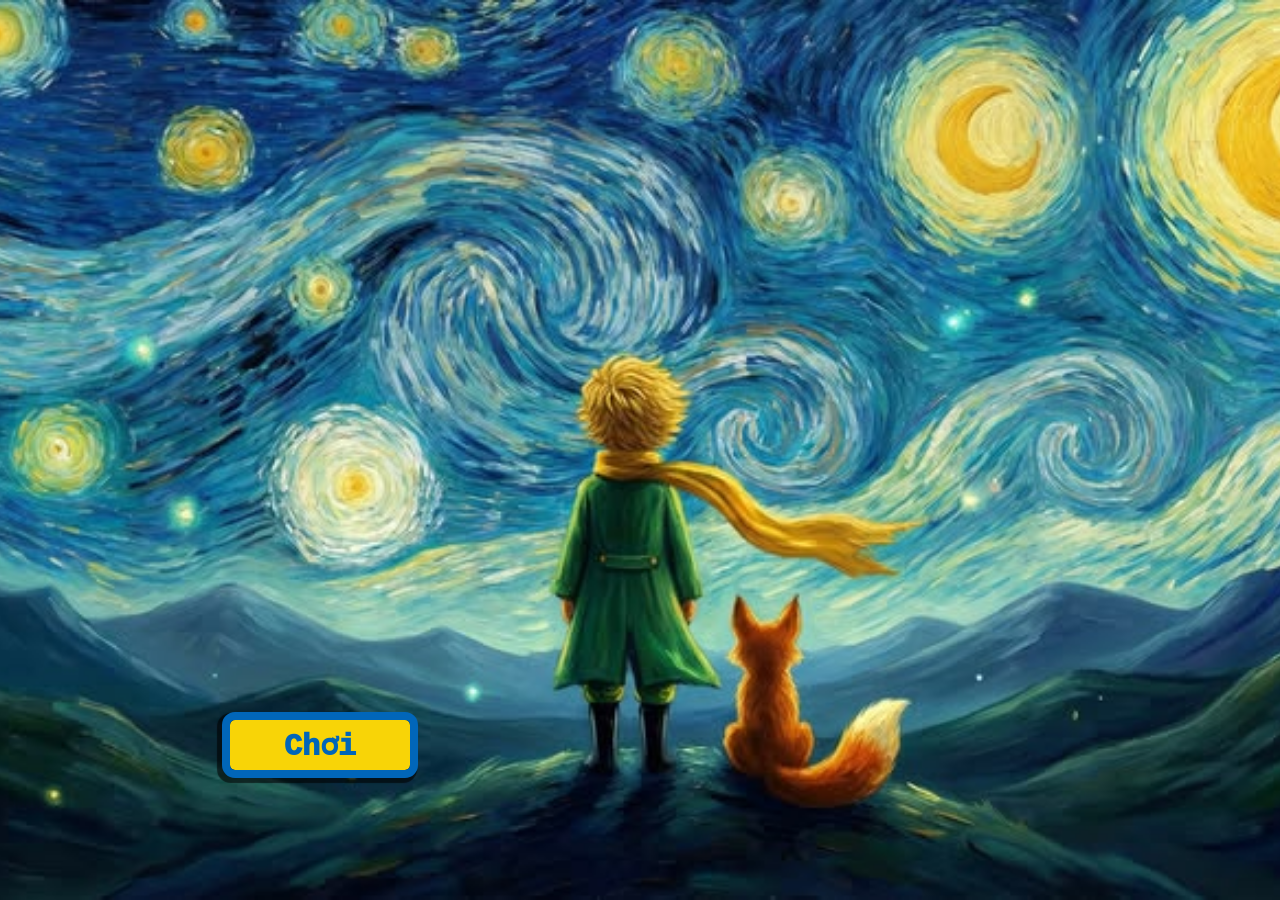
<file: index.html>
<!-- 21130506_Nguyễn_Ngọc_Quý_0931089737_DH21DTC -->
<!DOCTYPE html>
<html lang="en">

<head>
    <meta charset="UTF-8">
    <meta name="viewport" content="width=device-width, initial-scale=1.0">
    <link rel="stylesheet" href="https://cdnjs.cloudflare.com/ajax/libs/font-awesome/6.4.2/css/all.min.css"
        integrity="sha512-z3gLpd7yknf1YoNbCzqRKc4qyor8gaKU1qmn+CShxbuBusANI9QpRohGBreCFkKxLhei6S9CQXFEbbKuqLg0DA=="
        crossorigin="anonymous" referrerpolicy="no-referrer" />
    <title>Pikachu</title>
    <link rel="stylesheet" href="style.css">
</head>

<body style="background-color:darkgoldenrod;">
    <div class="opacity_bgk0">
        <div id="infBoard" class="infBoard">
            <h1>Thông tin cá nhân</h1>
            <div class="subInfBoard">
                <b>Họ và tên</b> : Nguyễn Ngọc Quý<br>
                <b>Mã số sinh viên</b> : 21130506<br>
                <b>Sinh ngày</b> : 03/11/2003<br>
                <b>Lớp</b> : DH21DTC<br>
                <b>Sở thích</b>: Học tập, thể thao,...<br>
            </div>
        </div>
    </div>
    <button id="soundButton">
        <img id="volumeIcon" src="imgPikachu/volume.png" alt="Volume">
    </button>
    <div class="interface">
        <button class="btn_start"> Chơi</button>
        <button style="display: none;" class="btn_guide"> Hướng dẫn</button>
        <div class="opacity_bgk"></div>
    </div>
    <div class="header">
        <div class="option">
            <i class="fa-solid fa-pause" title="Tạm dừng"></i>
            <i class="fa-solid fa-lightbulb" title="Gợi ý"></i>
            <i class="fa-solid fa-rotate-left" title="Thay đổi"></i>
            <i class="fa-solid fa-stopwatch" title="Thời gian"></i>
        </div>
        <span class="numHelp">5</span>
        <span class="numReload">5</span>
        <div class="timeline"></div>
        <div class="right_header">
            <span>Điểm:</span>
            <span class="score">0</span>
        </div>
    </div>
    <div class="container">
        <div class="board">
            <div class="line"></div>
            <div class="line"></div>
            <div class="line"></div>
        </div>
    </div>
    <div class="board_pause">
        <div class="main_pause">
            <i style="color: white;" class="fa-solid fa-house" title="Trang chủ"></i>
            <i style="color: white;" class="fa-solid fa-play" title="Tiếp tục"></i>
            <i style="display: none;" class="fa-solid fa-book-tanakh" title="Hướng dẫn"></i>
        </div>
    </div>
    <div class="board_lose">
        <h1>Điểm số</h1>
        <h1 class="loseScore">0</h1>
        <i class="fa-solid fa-rotate-left"></i>
    </div>
    <div class="opacity_bgk2"></div>
    <div class="board_win">
        <h1>Chiến thắng</h1>
        <i class="fa-solid fa-house" title="Trang chủ"></i>
        <i class="fa-solid fa-rotate-left" title="Chơi lại"></i>
        <img class="left" src="imgPikachu/bonusWinL.png" alt="">
        <img class="right" src="imgPikachu/bonusWinR.png" alt="">
        <img class="top" src="imgPikachu/bonusWinT.png" alt="">
        <!-- <img class="bottom" src="imgPikachu/bonusWinB.png" alt=""> -->
    </div>
    <div class="board_level_complete">
        <h1>Chúc mừng!</h1>
        <p>Bạn đã hoàn thành màn <span class="completedLevel">1</span></p>
        <button class="next_level_button">Màn tiếp theo</button>
    </div>
    <div class="board_level" style="display: none;">
        <h1>Cấp độ</h1>
        <div class="levels">
            <button id="1" class="btn btn-level1">Cấp độ 1</button>
            <button id="2" class="btn btn-level2">Cấp độ 2</button>
            <button id="3" class="btn btn-level3">Cấp độ 3</button>
            <button id="4" class="btn btn-level4">Cấp độ 4</button>
            <button id="5" class="btn btn-level5">Cấp độ 5</button>
            <button id="6" class="btn btn-level6">Cấp độ 6</button>
        </div>
    </div>
    <div class="board_guide" style="display: none;">
        <h1>Thông tin và hướng dẫn</h1>
        <div class="main_guide">
            <span><b>Trò chơi Pikachu</b><br>
                <b>Thể loại</b> : Game trí tuệ<br>
                <b>Nhiệm vụ trong game</b>:<br>
                <p>Nối các thẻ pokemon giống nhau cho đến khi hết các thẻ bài</p>
                <b>Qui tắc</b> :
                <p>Người chơi có thể chọn những cấp độ khác nhau</p>
                <p>Nếu chơi từ cấp độ 1 sẽ tự động qua màn khi hoàn thành màn hiện tại</p>
                <p>Mỗi cấp độ sẽ được cộng 5 sự thay đổi <i class="fa-solid fa-rotate-left"></i> và 5 gợi ý <i
                        class="fa-solid fa-lightbulb"></i></p>
                <b>Cách chơi</b>: <p>Sử dụng chuột <img class="mouse" src="imgPikachu/mouse_left.png" alt=""> để thực hiện các thao
                    tác trong trò
                    chơi</p>
            </span>
            <img src="imgPikachu/case1.png" alt="">
            <img src="imgPikachu/case2.png" alt="">
            <img src="imgPikachu/case3.png" alt="">
            <img src="imgPikachu/case4.png" alt="">
        </div>
        <button>Close</button>
    </div>
    <!-- <div class="board_rule">
        <h1>Qui tắc</h1>
        <div class="main_guide">
            <span>
                <b>Người chơi có thể chọn cấp độ khác nhau</b><br>
                <b>Hoàn thành mỗi cấp độ sẽ quay lại cấp độ 1</b><br>
                <b>Nếu chơi từ cấp độ 1 sẽ tự động qua màn khi hoàn thành màn hiện tại</b><br>
                <b>Mỗi cấp độ sẽ được cộng 5 sự thay đổi <i class="fa-solid fa-rotate-left"></i> và 5 gợi ý <i class="fa-solid fa-lightbulb"></i></b><br>
            </span>
        </div>
    </div> -->
    <div class="board_guide_lv4">
   
        <div class="main_guide">
          
        </div>
    </div>
    <div class="board_guide_lv5">
   
        <div class="main_guide">
           
        </div>
    </div>
    <div class="board_guide_lv6">

        <div class="main_guide">
           
        </div>
    </div>
    <div class="sound">
        <audio id="myAudio" src="sound/dimejack0.mp3" preload="none"></audio>
        <audio src="sound/button.wav" class="soundBtn" preload="none"></audio>
        <audio src="sound/cell.wav" class="soundCell" preload="none"></audio>
        <audio src="sound/lose.wav" class="wrongChoose" preload="none"></audio>
        <audio src="sound/win.wav" class="trueChoose" preload="none"></audio>
        <audio src="sound/victory.mp3" class="victory" preload="none"></audio>
    </div>
    <div class="plusTime">
        <img src="imgPikachu/plus.png">
        <img src="imgPikachu/plus.png">
        <img src="imgPikachu/plus.png">
        <img src="imgPikachu/plus.png">
        <img src="imgPikachu/plus.png">
        <img src="imgPikachu/plus.png">
        <img src="imgPikachu/plus.png">
    </div>
    <script src="pikachu.js"></script>
</body>

</html>
</file>
<file: style.css>
/* 21130506_Nguyễn_Ngọc_Quý_0931089737_DH21DTC */
@charset "UTF-8";
* {
  padding: 0;
  margin: 0;
  box-sizing: border-box;
}

html,
body {
  width: 100%;
  height: 100%;
  background-repeat: no-repeat;
  background-position: center;
  background-size: cover;
  font-family: "Courier New";
}


.opacity_bgk0 {
  display: none;
  position: absolute;
  z-index: 1010;
  padding-top: 100px;
  left: 0;
  top: 0;
  width: 100%;
  height: 100%;
  overflow: auto;
  background-color: rgba(0, 0, 0, 0.4);
  transition: 0.3s all ease-in-out;
}
.opacity_bgk0 .infBoard {
  background: url("imgPikachu/bgk_guide.jpg");
  background-size: cover;
  background-position: center;
  background-repeat: no-repeat;
  margin: auto;
  padding: 20px;
  padding-top: 30px;
  border-radius: 15px;
  width: 500px;
  box-shadow: 1px 1px 1px 1px rgba(0, 0, 0, 0.5);
  transition: 0.3s all ease-in-out;
}
.opacity_bgk0 .subInfBoard {
  margin-top: 10px;
  line-height: 25px;
}

#soundButton {
  position: absolute;
  z-index: 999;
  background: none;
  border: none;
  right: 0;
}
#soundButton img {
  width: 80px;
  height: 80px;
  margin: 20px;
}
#soundButton img:hover {
  cursor: pointer;
}
#soundButton #volumeIcon.muted {
  content: url("imgPikachu/volume-off.png");
}

.interface {
  width: 100%;
  height: 100%;
  background-image: url("imgPikachu/bgk_start4.jpg");
  background-color: black;
  background-repeat: no-repeat;
  background-position: center;
  background-size: cover;
  position: absolute;
  z-index: 1000;
  display: block;
  /* giảm độ mờ của nền */
}
.interface img {
  width: 35px;
  height: 35px;
  position: absolute;
  visibility: hidden;
  top: 9px;
}
.interface img.firstIcon {
  left: 17px;
}
.interface img.lastIcon {
  right: 17px;
}
.interface button {
  font-family: Courier;
  height: 50px;
  border-radius: 5px;
  background-color: rgb(248, 212, 7);
  border: none;
  outline: 8px solid rgb(1, 102, 185);
  position: absolute;
  box-shadow: -3px 3px 1px 10px rgba(0, 0, 0, 0.6);
  left: 25%;
  transform: translateX(-50%);
  font-size: 30px;
  font-weight: 1000;
  color: rgb(1, 102, 185);
  z-index: 1001;
}
.interface button.btn_start {
  width: 180px;
  bottom: 130px;
}
.interface button.btn_start:hover {
  cursor: pointer;
  /* box-shadow: 1px 1px 1px 1px rgba(0, 0, 0, 0.5); */
  font-size: 32px;
  width: 200px;
  height: 55px;
  transition: 0.2s all ease-in;
}
.interface button.btn_start:hover img {
  visibility: visible;
  transition: 0.5s all ease-in;
}
.interface button.btn_guide {
  bottom: 50px;
  width: 270px;
}
.interface button.btn_guide:hover {
  cursor: pointer;
  /* box-shadow: 1px 1px 1px 1px rgba(0, 0, 0, 0.5); */
  font-size: 32px;
  width: 290px;
  height: 55px;
  transition: 0.2s all ease-in;
}
.interface button.btn_guide:hover img {
  visibility: visible;
  transition: 0.5s all ease-in;
}
.interface .opacity_bgk {
  position: absolute;
  display: none;
  background-color: rgba(0, 0, 0, 0.5);
  width: 100%;
  height: 100%;
  z-index: 1002;
}

.opacity_bgk1, .opacity_bgk2 {
  position: absolute;
  top: 0;
  left: 0;
  display: none;
  background-color: rgba(0, 0, 0, 0.5);
  width: 100%;
  height: 100%;
  z-index: 1002;
}

/* board guide */
.board_guide {
  padding: 20px;
  display: none;
  color: black;
  position: absolute;
  border-radius: 10px;
  box-shadow: 1px 1px 1px 1px rgba(0, 0, 0, 0.5);
  left: 50%;
  top: 100px;
  transform: translateX(-50%);
  width: 50%;
  height: 450px;
  background-image: url("imgPikachu/bgk_guide.jpg");
  background-repeat: no-repeat;
  background-size: cover;
  background-position: center;
  z-index: 1003;
}
.board_guide .main_guide {
  margin-top: 10px;
}
.board_guide .main_guide img {
  margin: 10px 15px;
  width: auto;
  height: 80px;
}
.board_guide .main_guide img.mouse {
  margin: 0;
  height: 20px;
}
.board_guide .main_guide span {
  line-height: 25px;
}
.board_guide button {
  position: absolute;
  font-size: 30px;
  font-weight: 600;
  background-color: rgb(248, 212, 7);
  border: none;
  color: rgb(1, 102, 185);
  outline: 6px solid rgb(1, 102, 185);
  width: 120px;
  height: 50px;
  right: -30px;
  bottom: -25px;
  border-radius: 10px;
  z-index: inherit;
}
.board_guide button:hover {
  cursor: pointer;
  /* box-shadow: 1px 1px 1px 1px rgba(0, 0, 0, 0.5); */
  font-size: 32px;
  width: 130px;
  height: 55px;
  transition: 0.2s all ease-in;
}

/* board pause */
.board_pause {
  text-align: center;
  padding: 50px;
  display: none;
  color: black;
  position: absolute;
  border-radius: 10px;
  box-shadow: 1px 1px 1px 1px rgba(0, 0, 0, 0.5);
  left: 50%;
  top: 120px;
  transform: translateX(-50%);
  width: 40%;
  height: 250px;
  background-image: url("imgPikachu/bgk_guide.jpg");
  background-repeat: no-repeat;
  background-size: cover;
  background-position: center;
  z-index: 1003;
}
.board_pause .main_pause {
  margin-top: 30px;
}
.board_pause .main_pause i {
  margin: 10px 50px;
  font-size: 30px;
}
.board_pause .main_pause i:hover {
  cursor: pointer;
  opacity: 0.8;
}

/* board lose */
.board_lose {
  text-align: center;
  padding: 20px;
  display: none;
  color: black;
  position: absolute;
  border-radius: 10px;
  box-shadow: 1px 1px 1px 1px rgba(0, 0, 0, 0.5);
  left: 50%;
  top: 120px;
  transform: translateX(-50%);
  width: 30%;
  background-image: url("imgPikachu/bgk_guide.jpg");
  background-repeat: no-repeat;
  background-size: cover;
  background-position: center;
  z-index: 1003;
}
.board_lose .loseScore {
  padding: 20px 0;
  font-weight: 800;
  font-size: 50px;
  color: white;
}
.board_lose i {
  margin: 10px 50px;
  font-size: 30px;
}
.board_lose i:hover {
  cursor: pointer;
  opacity: 0.8;
}

.header {
  width: 100%;
  height: 100px;
  display: inline-flex;
  color: white;
  position: relative;
}
.header .option {
  margin-left: 30px;
}
.header .numHelp, .header .numReload {
  position: absolute;
  top: 22px;
  width: 25px;
  height: 25px;
  background-color: rgba(56, 203, 43, 0.73);
  border-radius: 50%;
  line-height: 25px;
  text-align: center;
  color: rgb(255, 217, 0);
  font-weight: 700;
}
.header .numHelp {
  left: 180px;
}
.header .numReload {
  left: 280px;
}
.header i {
  color: white;
  font-size: 40px;
  margin: 30px 31px;
  cursor: pointer;
}
.header i:hover {
  cursor: pointer;
  opacity: 0.8;
}
.header .timeline {
  background: linear-gradient(to right, hsl(0, 100%, 50%), hsl(30, 100%, 50%), hsl(60, 100%, 50%), hsl(120, 100%, 50%));
  width: 450px;
  height: 40px;
  border-radius: 20px;
  margin: auto 0;
  box-shadow: 1px 1px 1px 1px rgba(0, 0, 0, 0.3);
}
.header .right_header {
  position: absolute;
  display: flex;
  right: 0;
  width: 26%;
  height: 100%;
}
.header .right_header span {
  font-size: 40px;
  font-weight: 800;
  top: 50%;
  transform: translateY(-50%);
  position: absolute;
}
.header .right_header span.score {
  left: 44%;
  transform: translateY(-50%);
}

.container {
  position: relative;
  /* background-color: red; */
  width: 80%;
  height: auto;
  top: 10px;
  left: 48.5%;
  transform: translateX(-50%);
}
.container .board {
  position: relative;
  margin: 20px auto;
  width: 468px;
  height: 477px;
  /* border: 2px solid #333; */
  /* display: grid;
  grid-template-columns: repeat(10, auto);
  grid-gap: 1px; */
  /* background-color: #fff; */
}
.container .board .line {
  position: absolute;
  visibility: hidden;
  /* width: 5px;
  height: 5px; */
  left: 20px;
  top: 25px;
  z-index: 9999;
}

.board_level {
  color: white;
  position: absolute;
  right: 60px;
  bottom: 60px;
  width: 20%;
  height: auto;
  text-align: center;
}
.board_level .levels {
  display: grid;
  grid-template-columns: auto auto;
}
.board_level .levels button {
  font-size: 15px;
  font-weight: 700;
  width: 120px;
  height: 30px;
  background-color: rgba(231, 84, 84, 0.5);
  color: black;
  border-radius: 10px;
  margin-right: 20px;
  margin-top: 20px;
}
.board_level .levels button:hover {
  cursor: pointer;
  opacity: 0.8;
}

.board_rule {
  position: absolute;
  background-color: rgba(88, 210, 77, 0.5);
  width: 350px;
  height: auto;
  border-radius: 15px;
  top: 120px;
  right: 30px;
  z-index: 1003;
  padding: 20px;
}

.imgGuide {
  width: 100%;
  height: 100%;
  position: absolute;
  top: 0;
  left: 0;
  z-index: 1001;
  display: none;
}



@keyframes winL {
  0% {
    transform: scale(1) translate(0, 0) rotate(0deg);
  }
  50% {
    transform: scale(1.2) translateY(-40px) rotate(10deg);
  }
  100% {
    transform: scale(1) translate(0, 0) rotate(0deg);
  }
}
@keyframes winR {
  0% {
    transform: scale(1) translate(0, 0) rotate(0deg);
  }
  50% {
    transform: scale(1.2) translateY(-40px) rotate(-10deg);
  }
  100% {
    transform: scale(1) translate(0, 0) rotate(0deg);
  }
}
@keyframes winPopup {
  0% {
    opacity: 0;
    transform: translateX(-50%) scale(0.65) rotate(-3deg);
  }
  70% {
    transform: translateX(-50%) scale(1.06) rotate(1deg);
  }
  100% {
    opacity: 1;
    transform: translateX(-50%) scale(1) rotate(0deg);
  }
}
@keyframes winGlow {
  0%, 100% {
    box-shadow: 0 0 35px 12px rgba(255, 217, 0, 0.55);
  }
  50% {
    box-shadow: 0 0 75px 28px rgba(255, 255, 130, 0.95);
  }
}
@keyframes confettiFall {
  0% {
    opacity: 1;
    transform: translateY(-20px) rotate(0deg);
  }
  100% {
    opacity: 0;
    transform: translateY(340px) rotate(540deg);
  }
}
@keyframes completePopup {
  0% {
    opacity: 0;
    transform: translate(-50%, -50%) scale(0.7) rotate(-3deg);
  }
  70% {
    transform: translate(-50%, -50%) scale(1.05) rotate(1deg);
  }
  100% {
    opacity: 1;
    transform: translate(-50%, -50%) scale(1) rotate(0deg);
  }
}
.board_win {
  display: none;
  width: 450px;
  height: 300px;
  position: absolute;
  top: 200px;
  left: 50%;
  transform: translateX(-50%);
  border-radius: 20px;
  background: url("imgPikachu/bgkWin.jpg");
  background-repeat: no-repeat;
  background-size: cover;
  background-position: center;
  padding: 80px 10px;
  text-align: center;
  font-size: 25px;
  font-weight: 800;
  color: white;
  z-index: 1005;
  box-shadow: 0px 0px 100px 100px rgba(255, 217, 0, 0.8);
}
.board_win.win-show {
  animation: winPopup 0.65s cubic-bezier(0.2, 0.8, 0.2, 1) both,
    winGlow 1.5s ease-in-out 0.65s 2;
}
.board_win.win-show::before,
.board_win.win-show::after {
  content: "";
  position: absolute;
  top: -35px;
  left: 50%;
  width: 10px;
  height: 18px;
  border-radius: 2px;
  background: rgb(248, 212, 7);
  pointer-events: none;
  animation: confettiFall 1.8s ease-out 0.35s infinite;
  box-shadow: -115px 30px 0 rgb(1, 102, 185), -70px 8px 0 #ef476f,
    -25px 55px 0 #38cb2b, 30px 18px 0 #ef476f, 75px 48px 0 rgb(1, 102, 185),
    120px 5px 0 #38cb2b;
}
.board_win.win-show::after {
  background: #ef476f;
  animation-delay: 0.65s;
  transform: translateX(20px);
  box-shadow: -95px 60px 0 #38cb2b, -45px 20px 0 rgb(248, 212, 7),
    10px 45px 0 rgb(1, 102, 185), 55px 10px 0 rgb(248, 212, 7),
    105px 65px 0 #ef476f;
}
.board_win i {
  margin: 40px 40px;
  font-size: 40px;
  font-weight: 800;
}
.board_win i:hover {
  cursor: pointer;
  opacity: 0.5;
}
.board_level_complete {
  display: none;
  position: absolute;
  top: 50%;
  left: 50%;
  width: min(420px, calc(100% - 24px));
  padding: 42px 24px 30px;
  transform: translate(-50%, -50%);
  border: 6px solid rgb(1, 102, 185);
  border-radius: 20px;
  background: url("imgPikachu/bgk_guide.jpg") center / cover;
  color: rgb(1, 102, 185);
  text-align: center;
  z-index: 1006;
  box-shadow: 0 0 45px 12px rgba(255, 217, 0, 0.8);
  animation: completePopup 0.55s ease-out both;
}
.board_level_complete h1 {
  margin-bottom: 16px;
  color: rgb(231, 84, 84);
  font-size: 38px;
}
.board_level_complete p {
  color: black;
  font-size: 20px;
  font-weight: 700;
}
.board_level_complete button {
  margin-top: 26px;
  padding: 10px 18px;
  border: 0;
  border-radius: 8px;
  background-color: rgb(248, 212, 7);
  color: rgb(1, 102, 185);
  font-family: inherit;
  font-size: 18px;
  font-weight: 700;
  cursor: pointer;
}
.board_win img {
  position: absolute;
}
.board_win img.top {
  left: 50%;
  transform: translateX(-50%);
  top: -100px;
}
.board_win img.left {
  width: 300px;
  top: -20px;
  left: -280px;
  animation: winL 3s ease-in-out infinite;
  transform-origin: top right;
}
.board_win img.right {
  width: 300px;
  top: -20px;
  right: -280px;
  animation: winR 3s ease-in-out infinite;
  transform-origin: top left;
}

.choosed {
  background-color: rgba(96, 231, 84, 0.8) !important;
}

.cell {
  width: 45px;
  height: 45px;
  background-position: center;
  background-size: cover;
  border-radius: 3px;
  cursor: pointer;
  box-shadow: 0px 0px 1px 1px rgba(0, 0, 0, 0.5);
  transition: opacity 0.2s ease-in-out;
  position: absolute;
  border: 2px solid transparent;
  color: transparent;
}
.cell.clicked {
  opacity: 0.6 !important;
}

.Hline {
  width: 48px;
  height: 5px;
  background: linear-gradient(to right, hsl(0, 100%, 50%), hsl(30, 100%, 50%), hsl(60, 100%, 50%), hsl(120, 100%, 50%));
}

.Vline {
  width: 5px;
  height: 48px;
  background: linear-gradient(to top, hsl(0, 100%, 50%), hsl(30, 100%, 50%), hsl(60, 100%, 50%), hsl(120, 100%, 50%));
}

@keyframes shake {
  0% {
    transform: scale(1) translateX(0);
    box-shadow: none;
  }
  25% {
    transform: scale(1.1) translateX(-3px) rotate(0.3deg);
    box-shadow: 0 0 10px rgba(255, 0, 0, 0.5);
  }
  50% {
    transform: scale(1.1) translateX(3px) rotate(-0.3deg);
    box-shadow: 0 0 10px rgba(255, 0, 0, 0.8);
  }
  75% {
    transform: scale(1.1) translateX(-3px) rotate(0.3deg);
    box-shadow: 0 0 10px rgba(255, 0, 0, 0.5);
  }
  100% {
    transform: scale(1) translateX(0);
    box-shadow: none;
  }
}
@keyframes repeat {
  0% {
    transform: scale(1) translateX(0);
    box-shadow: none;
  }
  25% {
    transform: scale(1.04) translateX(-2px);
    box-shadow: 0 0 10px rgba(88, 210, 77, 0.66);
  }
  50% {
    transform: scale(1.05) translateX(2px);
    box-shadow: 0 0 10px rgb(255, 217, 0);
  }
  75% {
    transform: scale(1.04) translateX(-2px);
    box-shadow: 0 0 10px rgba(20, 178, 225, 0.79);
  }
  100% {
    transform: scale(1) translateX(0);
    box-shadow: none;
  }
}
.shake {
  animation: shake 0.4s ease;
}

@keyframes plus {
  0% {
    transform: translateY(30px);
    opacity: 0.6;
  }
  50% {
    opacity: 1;
  }
  70% {
    transform: translateY(0px);
    opacity: 0.2;
  }
  100% {
    transform: translateY(-20px);
    opacity: 0;
  }
}
.plusTime {
  width: 400px;
  display: none;
  align-items: center;
  justify-content: space-around;
  position: absolute;
  top: 20px;
  left: 33%;
}
.plusTime img {
  width: 30px;
}
.plusTime img:nth-child(1) {
  animation-delay: 0.5s;
}
.plusTime img:nth-child(2) {
  animation-delay: 0.1s;
  width: 25px;
}
.plusTime img:nth-child(3) {
  animation-delay: 0.2s;
  width: 22px;
}
.plusTime img:nth-child(4) {
  animation-delay: 0.3s;
  width: 20px;
}
.plusTime img:nth-child(5) {
  animation-delay: 0.1s;
}
.plusTime img:nth-child(6) {
  animation-delay: 0.4s;
  width: 15px;
}
.plusTime img:nth-child(7) {
  animation-delay: 0.3s;
  width: 18px;
}

@media (max-width: 700px), (max-width: 1024px) and (orientation: landscape) {
  html,
  body {
    min-height: 100%;
    overflow-x: hidden;
  }

  #soundButton img {
    width: 48px;
    height: 48px;
    margin: 10px;
  }

  #soundButton {
    position: fixed;
    top: 0;
    right: 0;
    width: 58px;
    height: 58px;
    z-index: 1200;
  }

  #soundButton img {
    width: 38px;
    height: 38px;
    margin: 8px 10px;
  }

  .header {
    height: 76px;
    align-items: center;
    padding: 0 8px;
  }

  .header .option {
    display: flex;
    margin-left: 0;
    gap: 8px;
  }

  .header i {
    font-size: 22px;
    margin: 0;
  }

  .header .numHelp,
  .header .numReload {
    top: 12px;
    width: 18px;
    height: 18px;
    line-height: 18px;
    font-size: 11px;
  }

  .header .numHelp {
    left: 36px;
  }

  .header .numReload {
    left: 73px;
  }

  .header .timeline {
    flex: 0 1 auto;
    min-width: 0;
    height: 18px;
    margin: 0 10px;
    border-radius: 9px;
  }

  .header .right_header {
    position: absolute;
    right: 74px;
    width: auto;
    height: 100%;
    gap: 4px;
    align-items: center;
  }

  .header .right_header span {
    position: static;
    transform: none;
    font-size: 16px;
  }

  .header .right_header span.score {
    transform: none;
  }

  .container {
    width: 100%;
    top: 0;
    left: 0;
    transform: none;
  }

  .container .board {
    margin: 8px auto;
  }

  .board_guide,
  .board_pause,
  .board_lose,
  .board_win,
  .board_level_complete,
  .opacity_bgk0 .infBoard {
    width: calc(100% - 24px);
    max-width: none;
    left: 12px;
    right: 12px;
    transform: none;
    top: 72px;
  }

  .board_guide {
    height: calc(100vh - 110px);
    overflow-y: auto;
    padding: 14px;
  }

  .board_guide h1,
  .board_pause h1,
  .board_lose h1,
  .board_win h1,
  .opacity_bgk0 .infBoard h1 {
    font-size: 24px;
  }

  .board_guide .main_guide span {
    line-height: 20px;
    font-size: 14px;
  }

  .board_guide .main_guide img {
    max-width: 42%;
    height: auto;
    margin: 6px;
  }

  .board_guide button {
    right: 12px;
    bottom: 12px;
    width: 92px;
    height: 40px;
    font-size: 20px;
  }

  .board_pause {
    height: 190px;
    padding: 28px 12px;
  }

  .board_pause .main_pause i,
  .board_lose i {
    margin: 10px 22px;
    font-size: 28px;
  }

  .board_win {
    height: 240px;
    padding: 55px 10px;
    font-size: 18px;
    overflow: hidden;
  }

  .board_level_complete {
    left: 50%;
    right: auto;
    top: 50%;
    width: calc(100% - 24px);
    padding: 24px 14px 20px;
  }

  .board_level_complete h1 {
    margin-bottom: 10px;
    font-size: 28px;
  }

  .board_level_complete p {
    font-size: 16px;
  }

  .board_level_complete button {
    margin-top: 18px;
    padding: 9px 12px;
    font-size: 15px;
  }

  .board_win img.left,
  .board_win img.right {
    width: 150px;
    top: 0;
  }

  .board_win img.left {
    left: -110px;
  }

  .board_win img.right {
    right: -110px;
  }

  .board_win img.top {
    width: 170px;
    top: -52px;
  }

  .board_level {
    position: fixed;
    left: 12px;
    right: 12px;
    bottom: 20px;
    width: auto;
  }

  .board_level .levels {
    grid-template-columns: repeat(2, minmax(0, 1fr));
    gap: 8px;
  }

  .board_level .levels button {
    width: 100%;
    margin: 0;
  }

  .interface button {
    left: 50%;
  }

  .interface button.btn_start {
    bottom: 100px;
  }
}

@media (max-width: 1024px) and (orientation: portrait) {
  html {
    width: 100%;
    height: 100%;
    overflow: hidden;
  }

  body {
    width: 100vh;
    height: 100vw;
    min-height: 0;
    overflow: hidden;
    transform: rotate(90deg) translateY(-100%);
    transform-origin: top left;
  }
}

@media (max-width: 1024px) and (orientation: landscape) {
  .container {
    width: 100%;
    left: 0;
    transform: none;
  }

  .container .board {
    margin-top: 8px;
  }
}

/*# sourceMappingURL=style.css.map */
</file>
